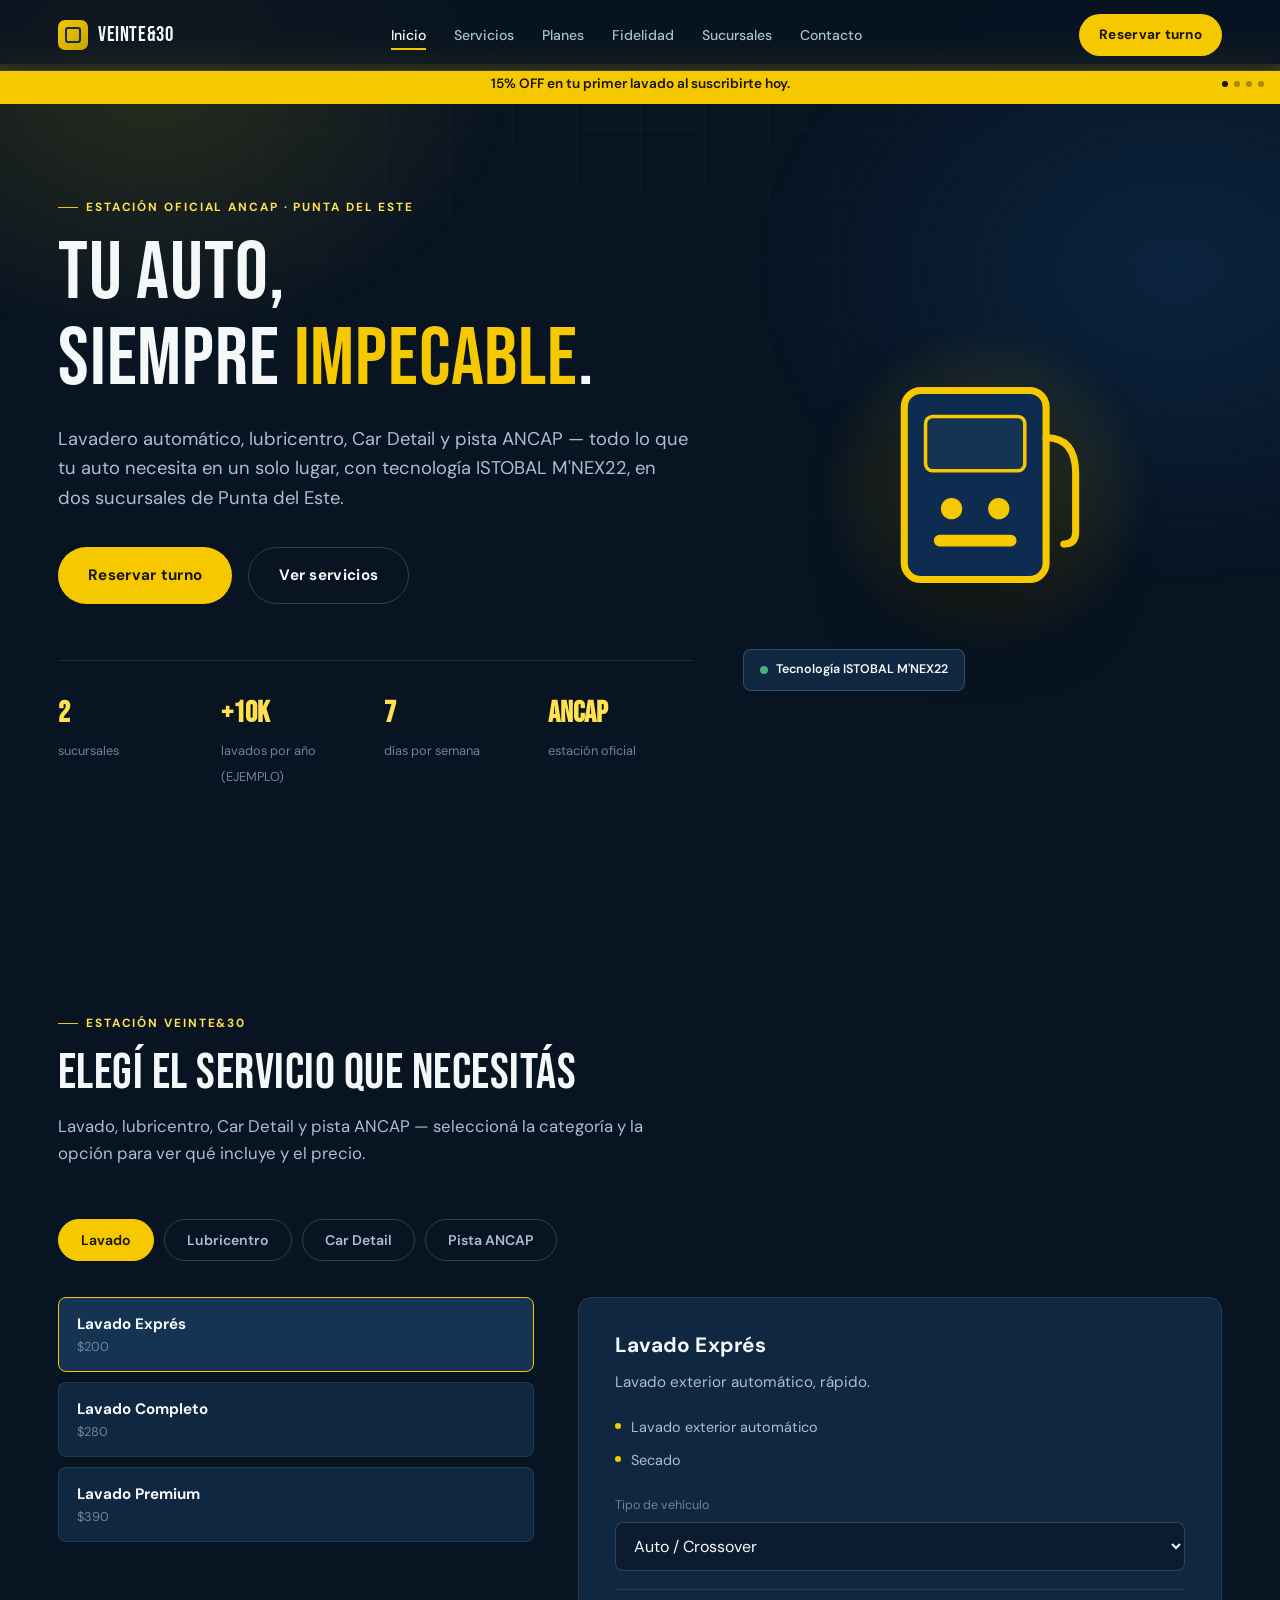
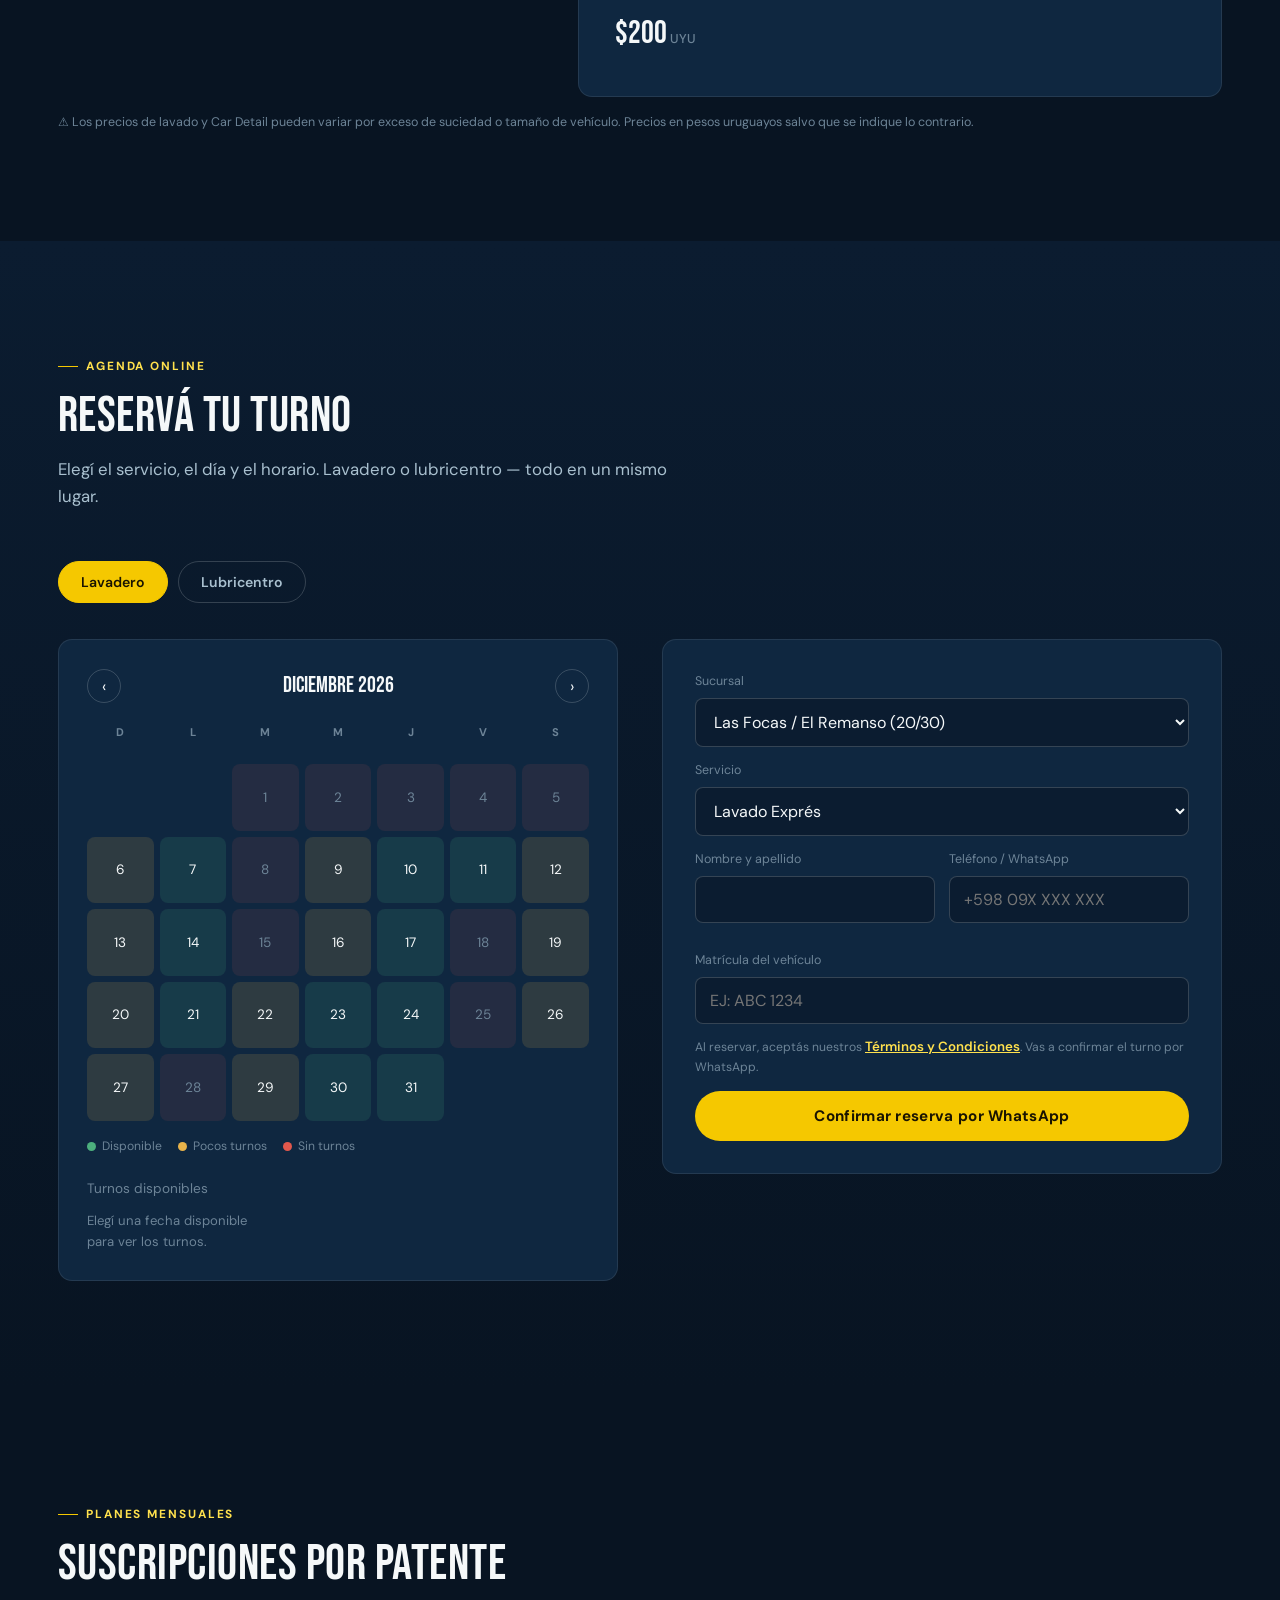
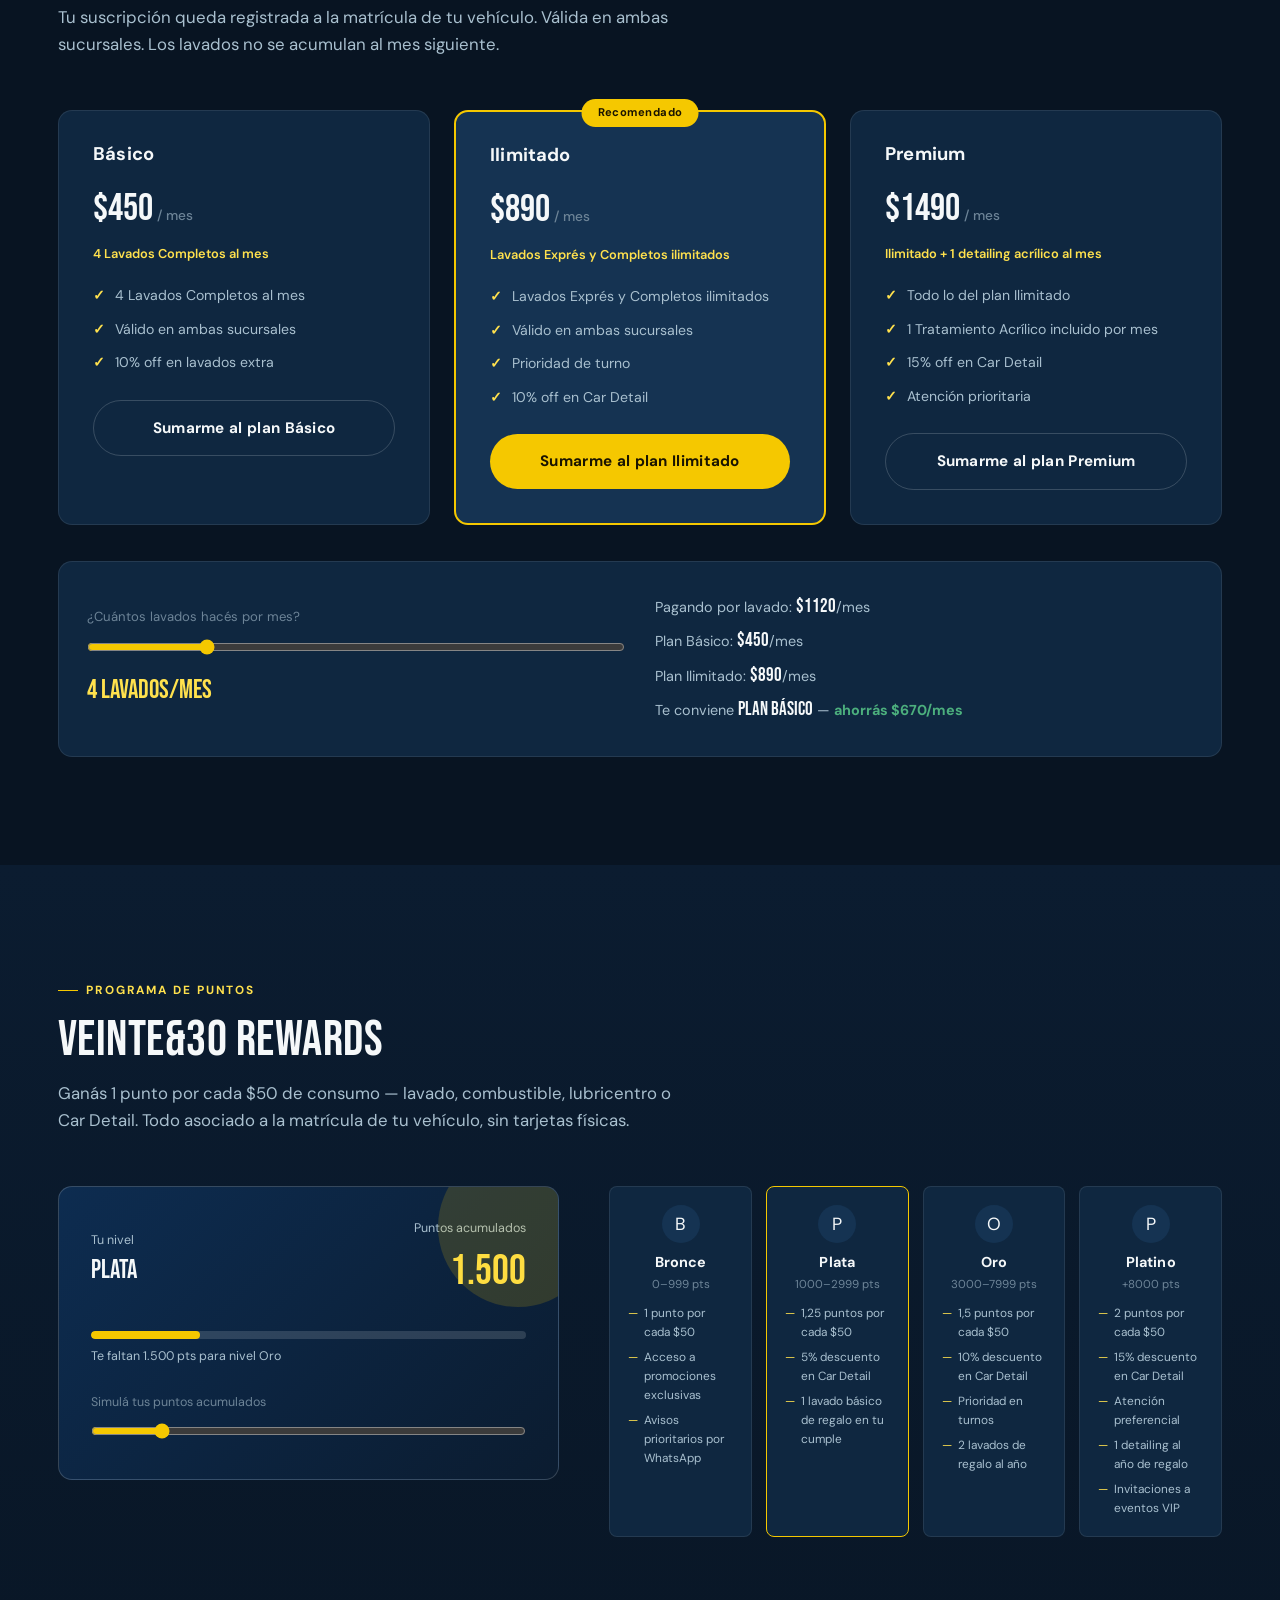
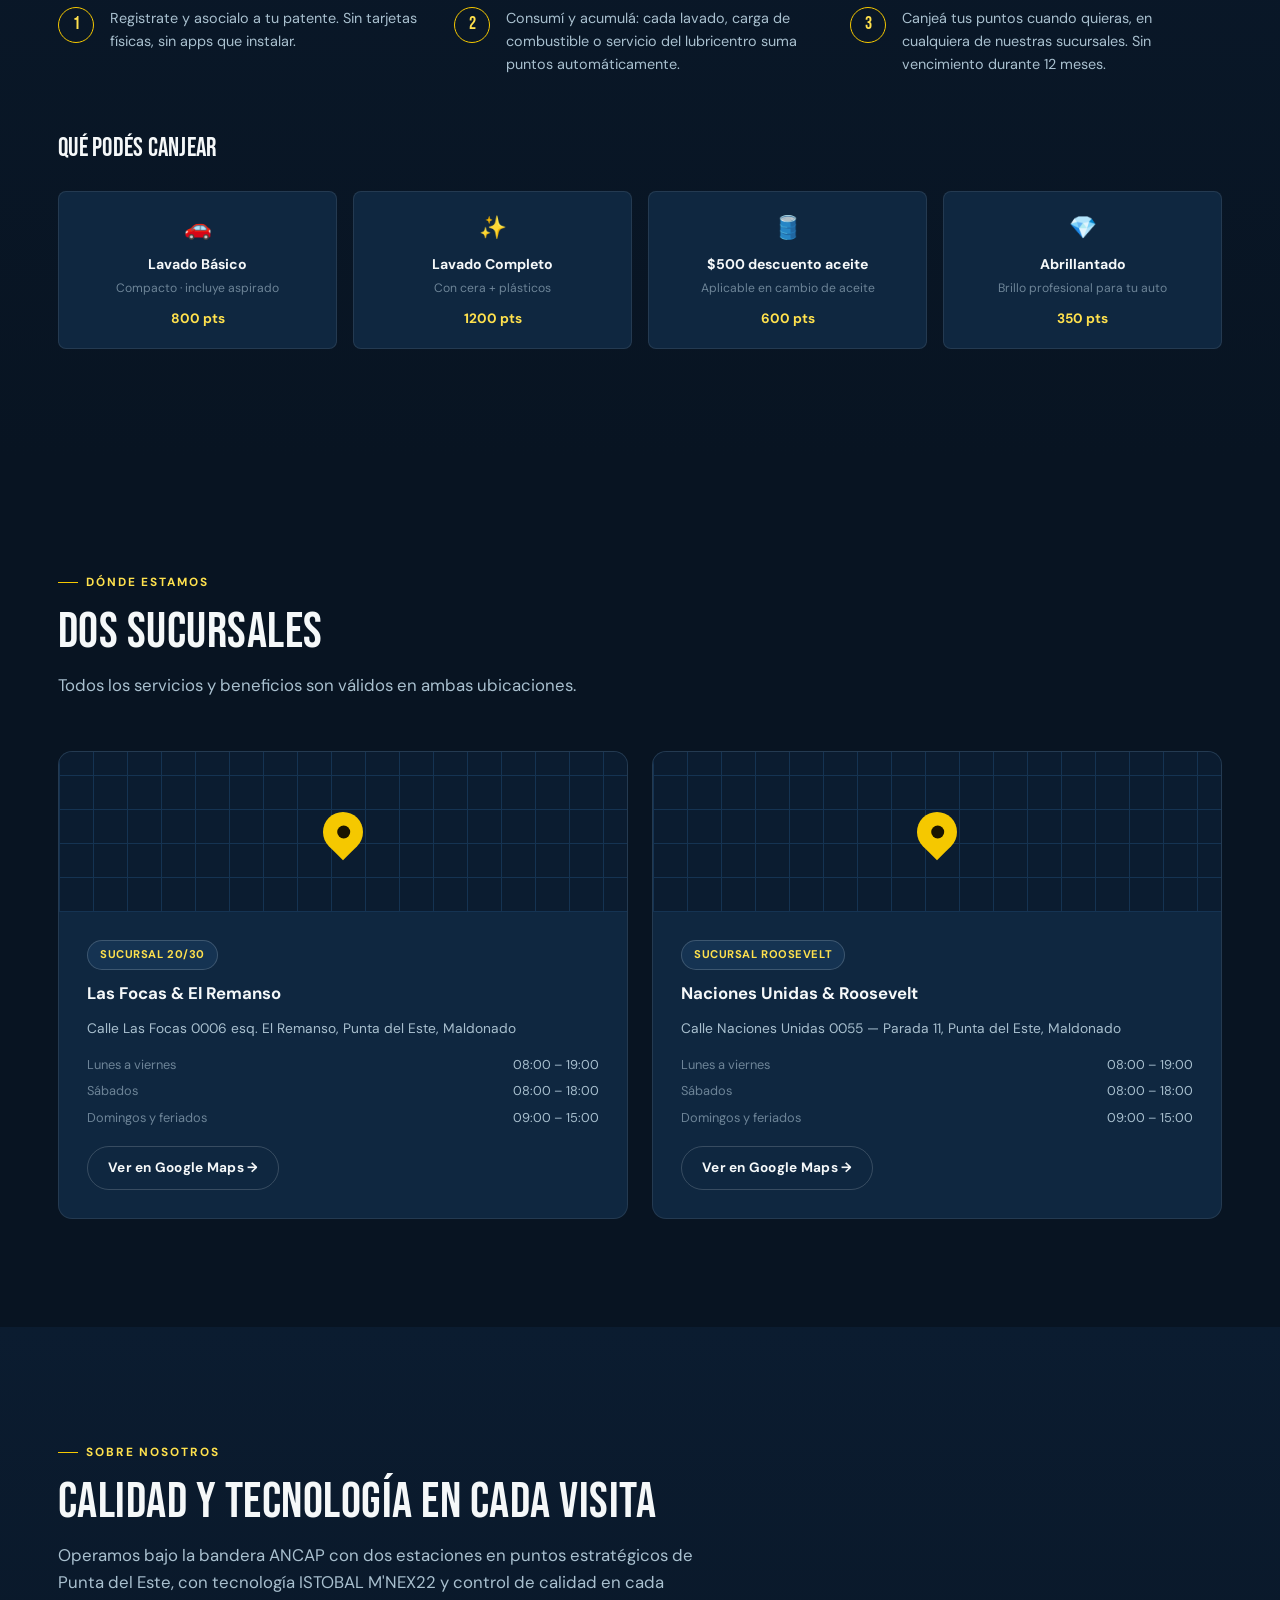
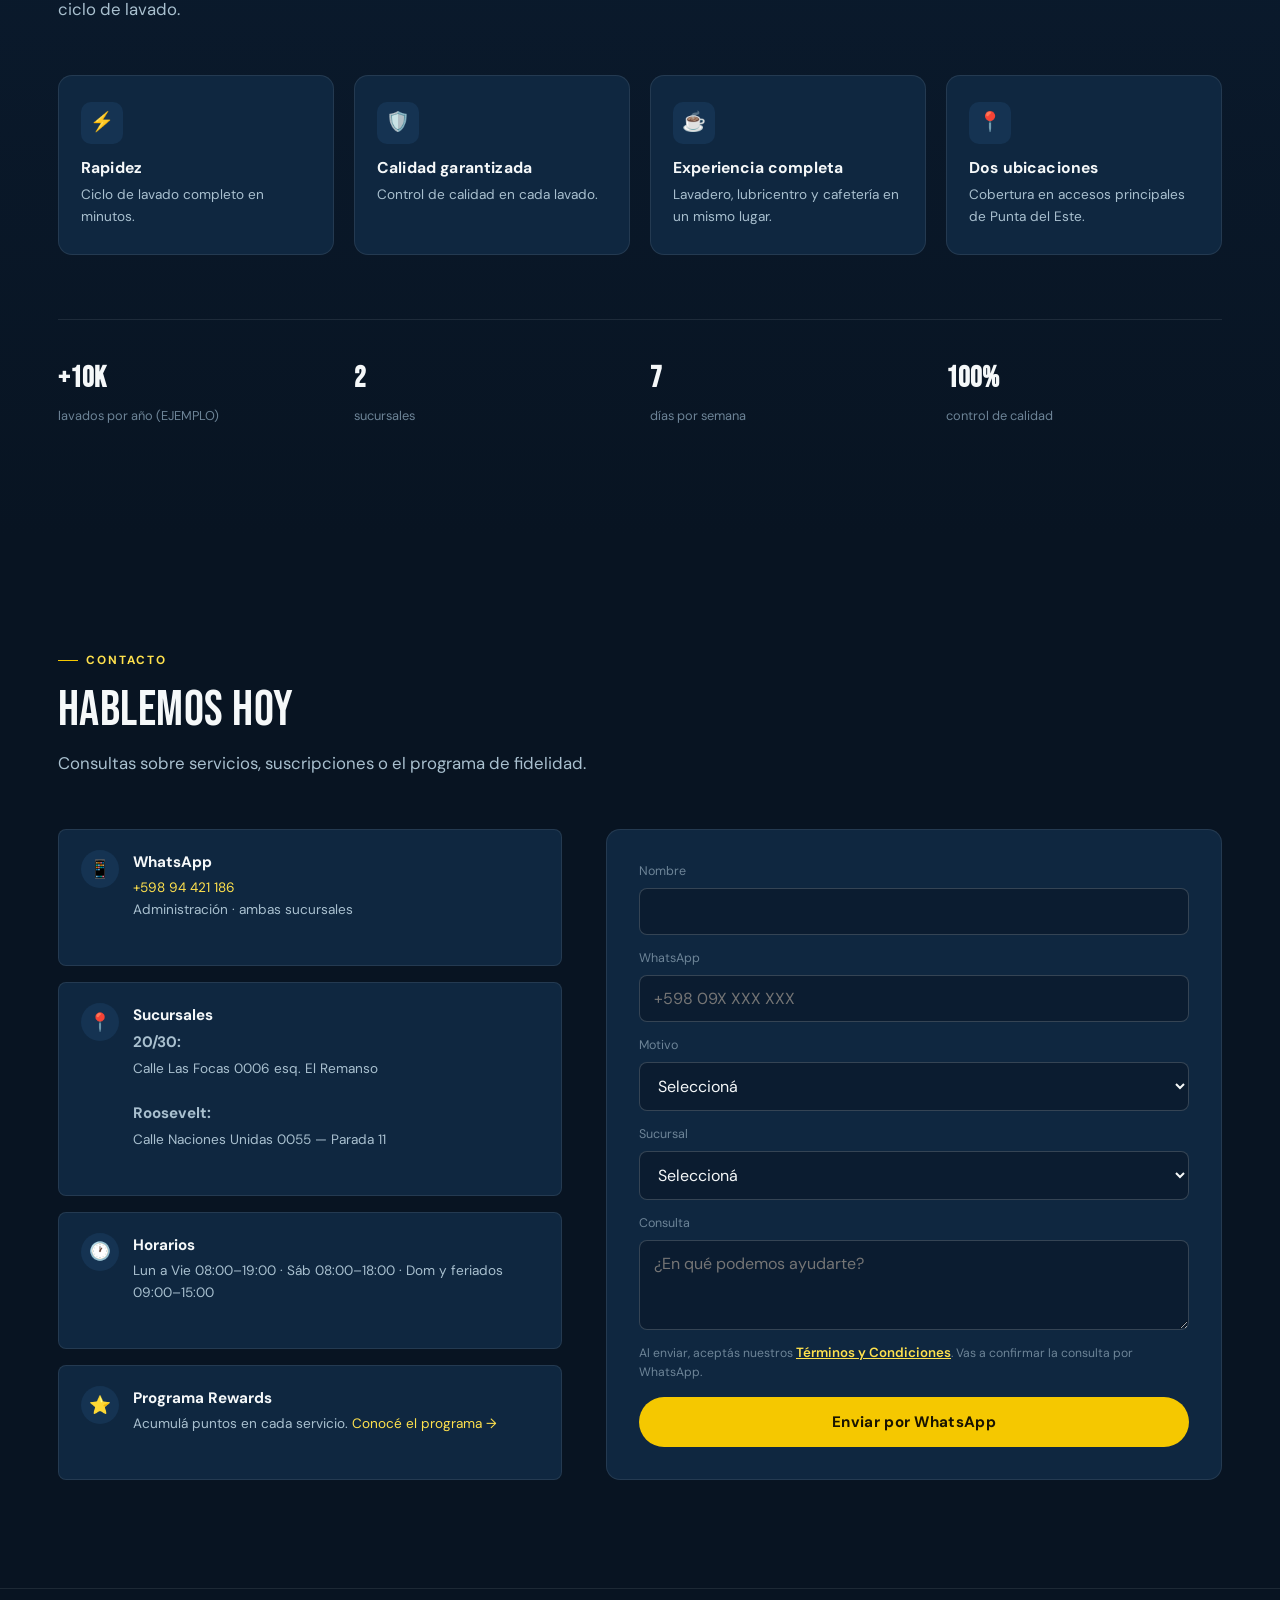
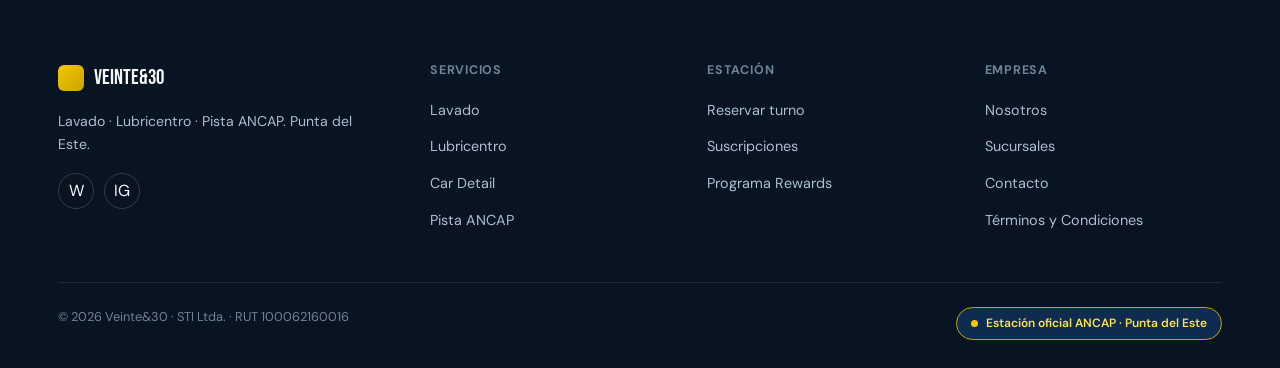
<file: index.html>
<!DOCTYPE html>
<html lang="es">
<head>
<meta charset="UTF-8">
<meta name="viewport" content="width=device-width, initial-scale=1.0">
<title>Veinte&30 · Estación ANCAP Punta del Este</title>
<meta name="description" content="Lavadero automático, lubricentro, Car Detail y pista ANCAP en dos sucursales de Punta del Este.">
<link rel="preconnect" href="https://fonts.googleapis.com">
<link rel="preconnect" href="https://fonts.gstatic.com" crossorigin>
<link href="https://fonts.googleapis.com/css2?family=Bebas+Neue&family=DM+Sans:ital,wght@0,400;0,500;0,600;0,700;1,400&display=swap" rel="stylesheet">
<link rel="stylesheet" href="styles.css">
</head>
<body>

<div class="grid-bg" aria-hidden="true"></div>

<!-- ============================ NAV ============================ -->
<nav class="nav" id="mainNav">
  <div class="nav-inner">
    <a href="#inicio" class="nav-logo"><span class="mark"></span>VEINTE&amp;30</a>
    <ul class="nav-links" id="navLinks">
      <li><a href="#inicio" class="nav-link active">Inicio</a></li>
      <li><a href="#servicios" class="nav-link">Servicios</a></li>
      <li><a href="#suscripciones" class="nav-link">Planes</a></li>
      <li><a href="#fidelidad" class="nav-link">Fidelidad</a></li>
      <li><a href="#sucursales" class="nav-link">Sucursales</a></li>
      <li><a href="#contacto" class="nav-link">Contacto</a></li>
    </ul>
    <div class="nav-cta">
      <a href="#reservas" class="btn btn-primary btn-sm">Reservar turno</a>
      <button type="button" class="nav-burger" id="navBurger" aria-label="Abrir menú"><span></span><span></span><span></span></button>
    </div>
  </div>
</nav>

<div class="promo-banner" id="promoBanner">
  <div class="promo-track" id="promoTrack"></div>
  <div class="promo-dots" id="promoDots"></div>
</div>

<!-- ============================ HERO ============================ -->
<header class="hero" id="inicio">
  <div class="container hero-inner">
    <div>
      <div class="eyebrow">Estación oficial ANCAP · Punta del Este</div>
      <h1>Tu auto,<br>siempre <em>impecable</em>.</h1>
      <p class="lead">Lavadero automático, lubricentro, Car Detail y pista ANCAP — todo lo que tu auto necesita en un solo lugar, con tecnología ISTOBAL M'NEX22, en dos sucursales de Punta del Este.</p>
      <div class="hero-actions">
        <a href="#reservas" class="btn btn-primary">Reservar turno</a>
        <a href="#servicios" class="btn btn-secondary">Ver servicios</a>
      </div>
      <div class="hero-stats" id="heroStats"></div>
    </div>
    <div class="hero-visual">
      <div class="glow"></div>
      <div class="pump-float">
        <svg viewBox="0 0 180 220" fill="none" xmlns="http://www.w3.org/2000/svg">
          <rect x="20" y="30" width="120" height="160" rx="14" fill="#0d2c50" stroke="#f5c800" stroke-width="6"/>
          <rect x="38" y="52" width="84" height="46" rx="6" fill="#153352" stroke="#f5c800" stroke-width="3"/>
          <circle cx="60" cy="130" r="9" fill="#f5c800"/>
          <circle cx="100" cy="130" r="9" fill="#f5c800"/>
          <rect x="45" y="152" width="70" height="10" rx="5" fill="#f5c800"/>
          <path d="M140 70 Q 165 70 165 100 L165 150 Q165 160 155 160" stroke="#f5c800" stroke-width="6" fill="none" stroke-linecap="round"/>
        </svg>
      </div>
      <div class="hero-badge-float"><span class="dot"></span> Tecnología ISTOBAL M'NEX22</div>
    </div>
  </div>
</header>

<main>
<!-- ============================ SERVICIOS ============================ -->
<section class="section" id="servicios">
  <div class="container">
    <div class="section-head reveal">
      <div class="eyebrow">Estación Veinte&30</div>
      <h2>Elegí el servicio que necesitás</h2>
      <p>Lavado, lubricentro, Car Detail y pista ANCAP — seleccioná la categoría y la opción para ver qué incluye y el precio.</p>
    </div>
    <div class="tabs" id="serviceTabs"></div>
    <div class="service-layout">
      <div class="line-picker" id="linePicker"></div>
      <div class="service-card card-frame" id="serviceCard"></div>
    </div>
    <p class="svc-note">⚠ Los precios de lavado y Car Detail pueden variar por exceso de suciedad o tamaño de vehículo. Precios en pesos uruguayos salvo que se indique lo contrario.</p>
  </div>
</section>

<!-- ============================ RESERVAS ============================ -->
<section class="section section-alt" id="reservas">
  <div class="container">
    <div class="section-head reveal">
      <div class="eyebrow">Agenda online</div>
      <h2>Reservá tu turno</h2>
      <p>Elegí el servicio, el día y el horario. Lavadero o lubricentro — todo en un mismo lugar.</p>
    </div>
    <div class="tabs" id="resTypeTabs"></div>

    <div class="lubri-info" id="lubriInfo" style="display:none">
      <div class="eyebrow" style="margin-bottom:8px">Servicios del lubricentro</div>
      <p>Cambios de aceite, filtros y servicios básicos. Reservá tu turno y evitá la espera.</p>
      <div class="lubri-grid" id="lubriGrid"></div>
    </div>

    <div class="booking-layout">
      <div class="calendar-box reveal">
        <div class="cal-head">
          <button type="button" class="cal-nav-btn" id="calPrev" aria-label="Mes anterior">‹</button>
          <div class="month-label" id="calMonthLabel"></div>
          <button type="button" class="cal-nav-btn" id="calNext" aria-label="Mes siguiente">›</button>
        </div>
        <div class="cal-grid" id="calDow"></div>
        <div class="cal-grid" id="calGrid"></div>
        <div class="cal-legend">
          <span><i class="leg-disponible"></i>Disponible</span>
          <span><i class="leg-limitada"></i>Pocos turnos</span>
          <span><i class="leg-sin-cupo"></i>Sin turnos</span>
        </div>
        <div class="slots-title">Turnos disponibles</div>
        <div class="slots-grid" id="slotsGrid"></div>
      </div>
      <form class="form-box reveal" id="resForm" novalidate>
        <div class="field" id="f-sucursal">
          <label for="r-sucursal">Sucursal</label>
          <select id="r-sucursal" name="sucursal">
            <option value="2030">Las Focas / El Remanso (20/30)</option>
            <option value="roos">Naciones Unidas / Roosevelt</option>
          </select>
        </div>
        <div class="field" id="f-servicio">
          <label id="lblServicio" for="r-servicio">Servicio</label>
          <select id="r-servicio" name="servicio"></select>
        </div>
        <div class="form-row">
          <div class="field" id="f-nombre">
            <label for="r-nombre">Nombre y apellido</label>
            <input type="text" id="r-nombre" name="nombre">
            <span class="error-msg">Ingresá tu nombre completo.</span>
          </div>
          <div class="field" id="f-telefono">
            <label for="r-telefono">Teléfono / WhatsApp</label>
            <input type="tel" id="r-telefono" name="telefono" placeholder="+598 09X XXX XXX">
            <span class="error-msg">Ingresá un teléfono válido.</span>
          </div>
        </div>
        <div class="field" id="f-patente">
          <label for="r-patente">Matrícula del vehículo</label>
          <input type="text" id="r-patente" name="patente" placeholder="Ej: ABC 1234" style="text-transform:uppercase">
          <span class="error-msg">Ingresá la matrícula del vehículo.</span>
        </div>
        <div class="field" id="f-vehiculo" style="display:none">
          <label for="r-vehiculo">Marca / modelo (para lubricentro)</label>
          <input type="text" id="r-vehiculo" name="vehiculo" placeholder="Ej: Honda HR-V">
        </div>
        <p class="tyc-note">Al reservar, aceptás nuestros <button type="button" id="openTyc1">Términos y Condiciones</button>. Vas a confirmar el turno por WhatsApp.</p>
        <button type="submit" class="btn btn-primary btn-block">Confirmar reserva por WhatsApp</button>
        <a href="#" id="waFallbackRes" target="_blank" rel="noopener" class="btn btn-secondary btn-block" style="display:none;margin-top:10px">Si no se abrió, tocá acá para ir a WhatsApp</a>
      </form>
    </div>
  </div>
</section>

<!-- ============================ SUSCRIPCIONES ============================ -->
<section class="section" id="suscripciones">
  <div class="container">
    <div class="section-head reveal">
      <div class="eyebrow">Planes mensuales</div>
      <h2>Suscripciones por patente</h2>
      <p>Tu suscripción queda registrada a la matrícula de tu vehículo. Válida en ambas sucursales. Los lavados no se acumulan al mes siguiente.</p>
    </div>
    <div class="plans-grid" id="plansGrid"></div>
    <div class="calc-box reveal">
      <div>
        <label for="washRange">¿Cuántos lavados hacés por mes?</label>
        <input type="range" id="washRange" min="1" max="15" value="4" step="1">
        <div class="calc-value" id="washValue">4 lavados/mes</div>
      </div>
      <div class="calc-result" id="calcResult"></div>
    </div>
  </div>
</section>

<!-- ============================ FIDELIDAD ============================ -->
<section class="section section-alt" id="fidelidad">
  <div class="container">
    <div class="section-head reveal">
      <div class="eyebrow">Programa de puntos</div>
      <h2>Veinte&30 Rewards</h2>
      <p>Ganás 1 punto por cada $50 de consumo — lavado, combustible, lubricentro o Car Detail. Todo asociado a la matrícula de tu vehículo, sin tarjetas físicas.</p>
    </div>
    <div class="loyalty-layout">
      <div class="points-card reveal">
        <div class="pc-top">
          <div>
            <div style="font-size:.78rem;color:var(--text-dim);position:relative">Tu nivel</div>
            <div class="pc-level" id="pcLevel">Plata</div>
          </div>
          <div style="text-align:right">
            <div style="font-size:.78rem;color:var(--text-dim);position:relative">Puntos acumulados</div>
            <div class="pc-points" id="pcPoints">0</div>
          </div>
        </div>
        <div class="progress-track"><div class="progress-fill" id="pcProgress" style="width:0%"></div></div>
        <div class="progress-label" id="pcProgressLabel"></div>
        <div class="sim-slider">
          <label for="simRange">Simulá tus puntos acumulados</label>
          <input type="range" id="simRange" min="0" max="10000" value="1500" step="100">
        </div>
      </div>
      <div class="tiers-grid" id="tiersGrid"></div>
    </div>
    <div class="steps-row" id="stepsRow"></div>
    <div class="section-head reveal" style="margin-bottom:28px">
      <h3 style="font-family:var(--font-display);font-size:1.6rem">Qué podés canjear</h3>
    </div>
    <div class="redeem-grid" id="redeemGrid"></div>
  </div>
</section>

<!-- ============================ SUCURSALES ============================ -->
<section class="section" id="sucursales">
  <div class="container">
    <div class="section-head reveal">
      <div class="eyebrow">Dónde estamos</div>
      <h2>Dos sucursales</h2>
      <p>Todos los servicios y beneficios son válidos en ambas ubicaciones.</p>
    </div>
    <div class="loc-grid reveal" id="locGrid"></div>
  </div>
</section>

<!-- ============================ NOSOTROS ============================ -->
<section class="section section-alt" id="nosotros">
  <div class="container">
    <div class="section-head reveal">
      <div class="eyebrow">Sobre nosotros</div>
      <h2>Calidad y tecnología en cada visita</h2>
      <p>Operamos bajo la bandera ANCAP con dos estaciones en puntos estratégicos de Punta del Este, con tecnología ISTOBAL M'NEX22 y control de calidad en cada ciclo de lavado.</p>
    </div>
    <div class="pillars-grid" id="pillarsGrid"></div>
    <div class="about-stats" id="aboutStats"></div>
  </div>
</section>

<!-- ============================ CONTACTO ============================ -->
<section class="section" id="contacto">
  <div class="container">
    <div class="section-head reveal">
      <div class="eyebrow">Contacto</div>
      <h2>Hablemos hoy</h2>
      <p>Consultas sobre servicios, suscripciones o el programa de fidelidad.</p>
    </div>
    <div class="contact-layout">
      <div class="contact-cards reveal" id="contactCards"></div>
      <form class="form-box reveal" id="contactForm" novalidate>
        <div class="field" id="cf-nombre">
          <label for="c-nombre">Nombre</label>
          <input type="text" id="c-nombre" name="nombre">
          <span class="error-msg">Ingresá tu nombre.</span>
        </div>
        <div class="field" id="cf-telefono">
          <label for="c-telefono">WhatsApp</label>
          <input type="tel" id="c-telefono" name="telefono" placeholder="+598 09X XXX XXX">
          <span class="error-msg">Ingresá un teléfono válido.</span>
        </div>
        <div class="field" id="cf-motivo">
          <label for="c-motivo">Motivo</label>
          <select id="c-motivo" name="motivo">
            <option value="">Seleccioná</option>
            <option>Reservas / turnos</option>
            <option>Suscripciones</option>
            <option>Programa de fidelidad</option>
            <option>Lubricentro</option>
            <option>Otro</option>
          </select>
          <span class="error-msg">Seleccioná un motivo.</span>
        </div>
        <div class="field" id="cf-sucursal">
          <label for="c-sucursal">Sucursal</label>
          <select id="c-sucursal" name="sucursal">
            <option value="">Seleccioná</option>
            <option>Las Focas / El Remanso (20/30)</option>
            <option>Naciones Unidas / Roosevelt</option>
            <option>Ambas</option>
          </select>
        </div>
        <div class="field" id="cf-mensaje">
          <label for="c-mensaje">Consulta</label>
          <textarea id="c-mensaje" name="mensaje" placeholder="¿En qué podemos ayudarte?"></textarea>
          <span class="error-msg">Contanos brevemente tu consulta.</span>
        </div>
        <p class="tyc-note">Al enviar, aceptás nuestros <button type="button" id="openTyc2">Términos y Condiciones</button>. Vas a confirmar la consulta por WhatsApp.</p>
        <button type="submit" class="btn btn-primary btn-block">Enviar por WhatsApp</button>
        <a href="#" id="waFallbackContact" target="_blank" rel="noopener" class="btn btn-secondary btn-block" style="display:none;margin-top:10px">Si no se abrió, tocá acá para ir a WhatsApp</a>
      </form>
    </div>
  </div>
</section>
</main>

<!-- ============================ FOOTER ============================ -->
<footer>
  <div class="container">
    <div class="footer-grid">
      <div>
        <a href="#inicio" class="footer-logo"><span class="mark"></span>VEINTE&amp;30</a>
        <p class="tag">Lavado · Lubricentro · Pista ANCAP. Punta del Este.</p>
        <div class="footer-social">
          <a href="https://wa.me/59894421186" target="_blank" rel="noopener" aria-label="WhatsApp">W</a>
          <a href="#" aria-label="Instagram">IG</a>
        </div>
      </div>
      <div class="footer-col">
        <h5>Servicios</h5>
        <ul>
          <li><a href="#servicios">Lavado</a></li>
          <li><a href="#servicios">Lubricentro</a></li>
          <li><a href="#servicios">Car Detail</a></li>
          <li><a href="#servicios">Pista ANCAP</a></li>
        </ul>
      </div>
      <div class="footer-col">
        <h5>Estación</h5>
        <ul>
          <li><a href="#reservas">Reservar turno</a></li>
          <li><a href="#suscripciones">Suscripciones</a></li>
          <li><a href="#fidelidad">Programa Rewards</a></li>
        </ul>
      </div>
      <div class="footer-col">
        <h5>Empresa</h5>
        <ul>
          <li><a href="#nosotros">Nosotros</a></li>
          <li><a href="#sucursales">Sucursales</a></li>
          <li><a href="#contacto">Contacto</a></li>
          <li><button type="button" id="openTyc3" style="font-size:.9rem;color:var(--text-dim)">Términos y Condiciones</button></li>
        </ul>
      </div>
    </div>
    <div class="footer-bottom">
      <span>© <span id="year"></span> Veinte&amp;30 · STI Ltda. · RUT 100062160016</span>
      <span class="ancap-tag"><span class="dot"></span>Estación oficial ANCAP · Punta del Este</span>
    </div>
  </div>
</footer>

<!-- ============================ MODAL T&C ============================ -->
<div class="modal-overlay" id="tycModal">
  <div class="modal-box">
    <div class="modal-head">
      <h3>Términos y condiciones</h3>
      <button type="button" class="modal-close" id="closeTyc" aria-label="Cerrar">✕</button>
    </div>
    <div class="modal-body">
      <h4>1. Servicio de reservas</h4>
      <p>El sistema de reservas de Veinte&30 permite agendar turnos de lavado y lubricentro con anticipación.</p>
      <ul>
        <li>La reserva se considera confirmada al recibir confirmación por WhatsApp.</li>
        <li>Los turnos tienen tolerancia de 15 minutos.</li>
        <li>La disponibilidad puede verse afectada por condiciones climáticas o problemas técnicos.</li>
      </ul>
      <h4>2. Cancelaciones</h4>
      <ul>
        <li>Cancelación gratuita con más de 2 horas de anticipación.</li>
        <li>3 no shows consecutivos suspenden el sistema online por 30 días.</li>
      </ul>
      <h4>3. Suscripciones</h4>
      <ul>
        <li>Registradas a la matrícula de un único vehículo. No transferibles.</li>
        <li>Los lavados no se acumulan al mes siguiente.</li>
        <li>Válidas en ambas sucursales.</li>
      </ul>
      <h4>4. Programa de fidelidad</h4>
      <ul>
        <li>Puntos asociados a la matrícula del vehículo.</li>
        <li>1 punto por cada $50 de consumo en el nivel Bronce; multiplicadores según nivel.</li>
        <li>Los puntos no caducan durante 12 meses desde la última actividad.</li>
        <li>Veinte&30 se reserva el derecho de modificar el programa con 30 días de aviso.</li>
        <li>Canjes sujetos a disponibilidad, no reembolsables en efectivo.</li>
      </ul>
      <h4>5. Lubricentro</h4>
      <ul>
        <li>Los precios pueden variar según marca y tipo de aceite o filtro elegido.</li>
        <li>Duraciones estimadas; pueden variar según condiciones del vehículo.</li>
        <li>Se recomienda llegar 10 minutos antes del turno reservado.</li>
      </ul>
      <h4>6. Calidad y responsabilidades</h4>
      <ul>
        <li>Control de calidad en cada servicio antes de entregar el vehículo.</li>
        <li>Inconformidades deben comunicarse al momento de la entrega.</li>
        <li>No nos responsabilizamos por objetos de valor dejados en el vehículo.</li>
      </ul>
      <h4>7. Datos personales</h4>
      <p>Los datos recopilados se usan exclusivamente para la gestión del servicio, conforme a la Ley 18.331 de Uruguay.</p>
      <p style="margin-top:16px;color:var(--text-faint);font-size:.8rem">Este texto es un modelo general de referencia y no reemplaza el asesoramiento de un abogado antes de publicarlo.</p>
    </div>
  </div>
</div>

<div class="toast-container" id="toastContainer"></div>

<script src="script.js"></script>
</body>
</html>
</file>
<file: styles.css>
/* ==========================================================================
   TOKENS DE DISEÑO — colores reales de marca ANCAP (azul marino + amarillo).
   Editá acá para cambiar colores/tipografías de toda la web.
   ========================================================================== */
:root{
  --bg:#081422;
  --bg-alt:#0b1c30;
  --surface:#0f2740;
  --surface-2:#153352;
  --line:rgba(245,248,249,.09);
  --line-strong:rgba(245,248,249,.18);
  --navy:#0d2c50;
  --navy-light:#1c4d82;
  --yellow:#f5c800;
  --yellow-light:#ffe14d;
  --yellow-dark:#c9a300;
  --text:#f5f8f9;
  --text-dim:#a9c0cf;
  --text-faint:#6d8497;
  --success:#4caf7d;
  --warning:#e8b34a;
  --danger:#e2584c;
  --font-display:'Bebas Neue',sans-serif;
  --font-body:'DM Sans',sans-serif;
  --radius:14px;
  --radius-sm:8px;
  --container:1220px;
}
*,*::before,*::after{box-sizing:border-box;margin:0;padding:0}
html{scroll-behavior:smooth}
body{
  font-family:var(--font-body);
  background:var(--bg);
  color:var(--text);
  line-height:1.6;
  overflow-x:hidden;
  -webkit-font-smoothing:antialiased;
}
img{max-width:100%;display:block}
a{color:inherit;text-decoration:none}
ul{list-style:none}
button{font-family:inherit;cursor:pointer;border:none;background:none;color:inherit}
input,select,textarea{font-family:inherit;font-size:1rem;color:var(--text)}
h1,h2,h3,h4{font-family:var(--font-display);font-weight:400;letter-spacing:.01em;line-height:1.05}
::selection{background:var(--yellow);color:var(--bg)}
:focus-visible{outline:2px solid var(--yellow-light);outline-offset:3px}

.grid-bg{
  position:fixed;inset:0;z-index:0;pointer-events:none;
  background-image:
    linear-gradient(var(--line) 1px,transparent 1px),
    linear-gradient(90deg,var(--line) 1px,transparent 1px);
  background-size:64px 64px;
  opacity:.35;
  mask-image:radial-gradient(circle at 50% 0%,black,transparent 85%);
}

.container{max-width:var(--container);margin:0 auto;padding:0 28px}
.section{position:relative;z-index:1;padding:108px 0}
.section-alt{background:linear-gradient(180deg,var(--bg-alt),var(--bg))}
.section-head{max-width:640px;margin-bottom:52px}
.section-head.center{margin-left:auto;margin-right:auto;text-align:center}
.eyebrow{
  display:inline-flex;align-items:center;gap:8px;
  font-size:.74rem;font-weight:700;letter-spacing:.16em;text-transform:uppercase;
  color:var(--yellow-light);margin-bottom:14px;
}
.eyebrow::before{content:'';width:20px;height:1px;background:var(--yellow)}
.section-head h2{font-size:clamp(2.1rem,4vw,3.1rem);margin-bottom:14px}
.section-head p{color:var(--text-dim);font-size:1.05rem;max-width:56ch}
.section-head.center p{margin:0 auto}

.btn{
  display:inline-flex;align-items:center;justify-content:center;gap:8px;
  padding:15px 30px;border-radius:999px;font-weight:700;font-size:.95rem;
  letter-spacing:.02em;transition:transform .2s ease,background .2s ease,border-color .2s ease,color .2s ease;
  white-space:nowrap;
}
.btn:active{transform:scale(.97)}
.btn-primary{background:var(--yellow);color:#1a1400}
.btn-primary:hover{background:var(--yellow-light)}
.btn-secondary{border:1px solid var(--line-strong);color:var(--text);background:transparent}
.btn-secondary:hover{border-color:var(--yellow);color:var(--yellow-light)}
.btn-block{width:100%}
.btn-sm{padding:10px 20px;font-size:.85rem}

.badge{
  display:inline-block;font-size:.7rem;font-weight:700;letter-spacing:.05em;text-transform:uppercase;
  padding:5px 12px;border-radius:999px;background:var(--surface-2);color:var(--yellow-light);
  border:1px solid var(--line-strong);
}
.badge.badge-alt{background:var(--yellow);color:#1a1400;border-color:transparent}
.badge.ancap-badge{background:var(--navy);color:var(--yellow-light);border:1px solid var(--yellow-dark)}

/* signature: gota/surtidor — marca de esquina en las tarjetas, aparece en hover */
.card-frame{position:relative}
.card-frame::before,.card-frame::after{
  content:'';position:absolute;width:16px;height:16px;
  border:2px solid var(--yellow);opacity:0;transition:opacity .25s ease,transform .25s ease;
  transform:scale(.85);
}
.card-frame::before{top:-1px;left:-1px;border-right:none;border-bottom:none}
.card-frame::after{bottom:-1px;right:-1px;border-left:none;border-top:none}
.card-frame:hover::before,.card-frame:hover::after{opacity:1;transform:scale(1)}

.reveal{opacity:0;transform:translateY(28px);transition:opacity .7s ease,transform .7s ease}
.reveal.is-visible{opacity:1;transform:translateY(0)}

/* ============================ NAV ============================ */
.nav{
  position:fixed;top:0;left:0;right:0;z-index:100;
  background:rgba(8,20,34,.78);backdrop-filter:blur(14px);
  border-bottom:1px solid var(--line);
}
.nav-inner{display:flex;align-items:center;justify-content:space-between;padding:14px 28px;max-width:var(--container);margin:0 auto}
.nav-logo{display:flex;align-items:center;gap:10px;font-family:var(--font-display);font-size:1.3rem;letter-spacing:.03em}
.nav-logo .mark{width:30px;height:30px;border-radius:7px;background:linear-gradient(135deg,var(--yellow),var(--yellow-dark));position:relative;flex:0 0 auto}
.nav-logo .mark::after{content:'';position:absolute;inset:7px;border:2px solid var(--navy);border-radius:3px}
.nav-links{display:flex;align-items:center;gap:28px;flex-wrap:wrap}
.nav-links a{font-size:.88rem;font-weight:500;color:var(--text-dim);transition:color .2s ease;position:relative}
.nav-links a:hover,.nav-links a.active{color:var(--text)}
.nav-links a.active::after{content:'';position:absolute;left:0;right:0;bottom:-6px;height:2px;background:var(--yellow)}
.nav-cta{display:flex;align-items:center;gap:18px}
.nav-burger{display:none;flex-direction:column;gap:5px;width:26px;padding:6px}
.nav-burger span{display:block;height:2px;background:var(--text);border-radius:2px;transition:transform .25s ease,opacity .25s ease}
.nav-burger.open span:nth-child(1){transform:translateY(7px) rotate(45deg)}
.nav-burger.open span:nth-child(2){opacity:0}
.nav-burger.open span:nth-child(3){transform:translateY(-7px) rotate(-45deg)}

@media(max-width:960px){
  .nav-links{
    position:fixed;top:0;right:0;height:100vh;width:min(80vw,320px);
    background:var(--bg-alt);border-left:1px solid var(--line);
    flex-direction:column;align-items:flex-start;justify-content:center;gap:22px;padding:40px;
    transform:translateX(100%);transition:transform .3s ease;overflow-y:auto;
  }
  .nav-links.open{transform:translateX(0)}
  .nav-burger{display:flex}
  .nav-cta .btn-primary{display:none}
}

/* ========================= PROMO BANNER ========================= */
.promo-banner{
  position:fixed;top:64px;left:0;right:0;z-index:90;
  background:var(--yellow);color:#1a1400;overflow:hidden;
  height:0;transition:height .3s ease;
}
.promo-banner.ready{height:40px}
.promo-track{position:relative;height:100%}
.promo-slide{
  position:absolute;inset:0;display:flex;align-items:center;justify-content:center;gap:10px;
  padding:0 50px;font-size:.85rem;font-weight:600;text-align:center;
  white-space:nowrap;overflow:hidden;text-overflow:ellipsis;
  opacity:0;transition:opacity .5s ease;
}
.promo-slide.active{opacity:1}
.promo-dots{position:absolute;right:16px;top:0;bottom:0;display:flex;align-items:center;gap:6px}
.promo-dots button{width:6px;height:6px;border-radius:50%;background:rgba(26,20,0,.35)}
.promo-dots button.active{background:#1a1400}

@media(max-width:600px){
  .promo-slide{padding:0 34px;font-size:.72rem;gap:6px}
  .promo-dots{right:8px}
}

/* ============================ HERO ============================ */
.hero{
  position:relative;z-index:1;padding:190px 0 110px;overflow:hidden;
  background:
    radial-gradient(600px 460px at 12% 8%,rgba(245,200,0,.14),transparent 60%),
    radial-gradient(700px 520px at 92% 30%,rgba(13,44,80,.65),transparent 60%);
}
.hero-inner{display:grid;grid-template-columns:1.15fr .85fr;gap:60px;align-items:center}
.hero h1{font-size:clamp(3rem,6.4vw,5.4rem);margin-bottom:22px}
.hero h1 em{font-style:normal;color:var(--yellow)}
.hero p.lead{font-size:1.15rem;color:var(--text-dim);max-width:52ch;margin-bottom:34px}
.hero-actions{display:flex;flex-wrap:wrap;gap:16px;margin-bottom:56px}
.hero-stats{display:grid;grid-template-columns:repeat(4,1fr);gap:18px;border-top:1px solid var(--line);padding-top:28px}
.hero-stats .stat b{display:block;font-family:var(--font-display);font-size:1.9rem;color:var(--yellow-light)}
.hero-stats .stat span{font-size:.8rem;color:var(--text-faint)}

.hero-visual{position:relative;height:420px;display:flex;align-items:center;justify-content:center}
.hero-visual .glow{position:absolute;width:340px;height:340px;border-radius:50%;background:radial-gradient(circle,rgba(245,200,0,.22),transparent 70%);filter:blur(6px)}
.pump-float{position:relative;animation:float 6s ease-in-out infinite}
@keyframes float{0%,100%{transform:translateY(0) rotate(-1.5deg)}50%{transform:translateY(-20px) rotate(1.5deg)}}
.pump-float svg{width:230px;height:260px;filter:drop-shadow(0 30px 40px rgba(0,0,0,.45))}
.hero-badge-float{
  position:absolute;bottom:8px;left:-10px;background:var(--surface);border:1px solid var(--line-strong);
  border-radius:var(--radius-sm);padding:10px 16px;font-size:.78rem;font-weight:600;
  display:flex;align-items:center;gap:8px;animation:float 6s ease-in-out infinite;animation-delay:.4s;
}
.hero-badge-float .dot{width:8px;height:8px;border-radius:50%;background:var(--success)}

@media(max-width:900px){
  .hero-inner{grid-template-columns:1fr}
  .hero-stats{grid-template-columns:repeat(2,1fr)}
  .hero-visual{height:260px;order:-1}
}

/* ========================= TABS (genérico) ========================= */
.tabs{display:flex;flex-wrap:wrap;gap:10px;margin-bottom:36px}
.tab-btn{
  padding:11px 22px;border-radius:999px;border:1px solid var(--line-strong);
  font-size:.88rem;font-weight:600;color:var(--text-dim);transition:all .2s ease;
}
.tab-btn:hover{color:var(--text)}
.tab-btn.active{background:var(--yellow);border-color:var(--yellow);color:#1a1400}

/* ========================= SERVICIOS (categorías + línea + card) ========================= */
.service-layout{display:grid;grid-template-columns:.85fr 1.15fr;gap:44px;align-items:start}
.line-picker{display:flex;flex-direction:column;gap:10px}
.line-option{
  text-align:left;padding:16px 18px;border-radius:var(--radius-sm);border:1px solid var(--line);
  background:var(--surface);transition:border-color .2s ease,background .2s ease;
}
.line-option:hover{border-color:var(--line-strong)}
.line-option.active{border-color:var(--yellow);background:var(--surface-2)}
.line-option .name{font-weight:700;font-size:.95rem;margin-bottom:4px}
.line-option .price-mini{font-size:.8rem;color:var(--text-faint)}

.service-card{background:var(--surface);border:1px solid var(--line);border-radius:var(--radius);padding:36px}
.service-card .top{display:flex;justify-content:space-between;align-items:flex-start;gap:16px;margin-bottom:14px}
.service-card h3{font-family:var(--font-body);font-weight:700;font-size:1.3rem}
.service-card .desc{color:var(--text-dim);margin-bottom:22px;font-size:.95rem}
.service-card ul{display:grid;gap:10px;margin-bottom:24px}
.service-card ul li{display:flex;gap:10px;align-items:flex-start;font-size:.9rem;color:var(--text-dim)}
.service-card ul li::before{content:'';flex:0 0 6px;width:6px;height:6px;border-radius:50%;background:var(--yellow);margin-top:7px}
.svc-price{font-family:var(--font-display);font-size:2rem;border-top:1px solid var(--line);padding-top:18px}
.svc-price span{font-family:var(--font-body);font-size:.8rem;color:var(--text-faint);font-weight:500}
.svc-note{margin-top:16px;font-size:.78rem;color:var(--text-faint)}

@media(max-width:900px){.service-layout{grid-template-columns:1fr}}

/* ========================= RESERVAS ========================= */
.res-toggle{display:flex;gap:10px;margin-bottom:30px}
.lubri-info{background:var(--surface);border:1px solid var(--line);border-radius:var(--radius);padding:26px;margin-bottom:30px}
.lubri-info p{font-size:.88rem;color:var(--text-dim);margin-bottom:16px}
.lubri-grid{display:grid;grid-template-columns:repeat(3,1fr);gap:12px}
.lubri-item{background:var(--surface-2);border:1px solid var(--line);border-radius:var(--radius-sm);padding:14px 16px}
.lubri-item .ln{font-weight:700;font-size:.88rem;margin-bottom:4px}
.lubri-item .ld{font-size:.76rem;color:var(--text-faint);margin-bottom:6px}
.lubri-item .lp{font-size:.85rem;color:var(--yellow-light);font-weight:700}

.booking-layout{display:grid;grid-template-columns:1fr 1fr;gap:44px;align-items:start}
.calendar-box{background:var(--surface);border:1px solid var(--line);border-radius:var(--radius);padding:28px;transition:box-shadow .3s ease,border-color .3s ease}
.calendar-box.attention{border-color:var(--danger);box-shadow:0 0 0 3px rgba(226,88,76,.18)}
.cal-head{display:flex;align-items:center;justify-content:space-between;margin-bottom:20px}
.cal-head .month-label{font-family:var(--font-display);font-size:1.4rem}
.cal-nav-btn{width:34px;height:34px;border-radius:50%;border:1px solid var(--line-strong);display:flex;align-items:center;justify-content:center;font-size:1rem}
.cal-nav-btn:hover{border-color:var(--yellow)}
.cal-grid{display:grid;grid-template-columns:repeat(7,1fr);gap:6px;margin-bottom:16px}
.cal-dow{text-align:center;font-size:.7rem;color:var(--text-faint);font-weight:700;padding-bottom:6px}
.cal-day{
  aspect-ratio:1;border-radius:8px;display:flex;align-items:center;justify-content:center;
  font-size:.85rem;position:relative;color:var(--text-dim);
}
.cal-day.empty{visibility:hidden}
.cal-day.disponible{background:rgba(76,175,125,.14);color:var(--text);cursor:pointer}
.cal-day.limitada{background:rgba(232,179,74,.14);color:var(--text);cursor:pointer}
.cal-day.sin-cupo{background:rgba(226,88,76,.1);color:var(--text-faint);cursor:not-allowed}
.cal-day.disponible:hover,.cal-day.limitada:hover{outline:1px solid var(--yellow)}
.cal-day.selected{background:var(--yellow)!important;color:#1a1400!important;font-weight:700}
.cal-legend{display:flex;gap:16px;flex-wrap:wrap;font-size:.76rem;color:var(--text-faint)}
.cal-legend span{display:inline-flex;align-items:center;gap:6px}
.cal-legend i{width:9px;height:9px;border-radius:50%;display:inline-block}
.leg-disponible{background:var(--success)}
.leg-limitada{background:var(--warning)}
.leg-sin-cupo{background:var(--danger)}

.slots-title{font-size:.85rem;color:var(--text-faint);margin:22px 0 10px}
.slots-grid{display:grid;grid-template-columns:repeat(3,1fr);gap:8px}
.slot-btn{
  padding:10px 8px;border-radius:var(--radius-sm);border:1px solid var(--line-strong);
  font-size:.82rem;text-align:center;color:var(--text-dim);
}
.slot-btn:hover{border-color:var(--yellow)}
.slot-btn.selected{background:var(--yellow);border-color:var(--yellow);color:#1a1400;font-weight:700}
.slot-btn:disabled{opacity:.3;cursor:not-allowed}

.form-box{background:var(--surface);border:1px solid var(--line);border-radius:var(--radius);padding:32px}
.form-row{display:grid;grid-template-columns:1fr 1fr;gap:14px;margin-bottom:14px}
.field{display:flex;flex-direction:column;gap:6px;margin-bottom:14px}
.field label{font-size:.78rem;color:var(--text-faint)}
.field input,.field select,.field textarea{
  background:var(--bg-alt);border:1px solid var(--line-strong);border-radius:var(--radius-sm);
  padding:12px 14px;transition:border-color .2s ease;
}
.field input:focus,.field select:focus,.field textarea:focus{border-color:var(--yellow);outline:none}
.field.error input,.field.error select,.field.error textarea{border-color:var(--danger)}
.field .error-msg{font-size:.74rem;color:var(--danger);display:none}
.field.error .error-msg{display:block}
.field textarea{resize:vertical;min-height:90px}
.tyc-note{font-size:.76rem;color:var(--text-faint);margin:14px 0}
.tyc-note button{color:var(--yellow-light);font-weight:600;text-decoration:underline}

@media(max-width:900px){.booking-layout,.form-row,.lubri-grid{grid-template-columns:1fr}}

/* ========================= SUSCRIPCIONES (Wash Club) ========================= */
.plans-grid{display:grid;grid-template-columns:repeat(3,1fr);gap:24px;margin-bottom:36px}
.plan-card{background:var(--surface);border:1px solid var(--line);border-radius:var(--radius);padding:34px;position:relative}
.plan-card.recommended{border:2px solid var(--yellow);background:var(--surface-2)}
.plan-card .rec-badge{position:absolute;top:-13px;left:50%;transform:translateX(-50%);background:var(--yellow);color:#1a1400;font-size:.7rem;font-weight:700;padding:5px 16px;border-radius:999px;letter-spacing:.04em}
.plan-card h3{font-family:var(--font-body);font-weight:700;font-size:1.15rem;margin-bottom:8px}
.plan-card .plan-price{font-family:var(--font-display);font-size:2.4rem;margin:14px 0 4px}
.plan-card .plan-price span{font-family:var(--font-body);font-size:.85rem;color:var(--text-faint);font-weight:500}
.plan-card .plan-includes{font-size:.8rem;color:var(--yellow-light);margin-bottom:20px;font-weight:600}
.plan-card ul{display:grid;gap:11px;margin-bottom:26px}
.plan-card ul li{display:flex;gap:10px;font-size:.88rem;color:var(--text-dim)}
.plan-card ul li::before{content:'✓';color:var(--yellow-light);font-weight:700}

.calc-box{background:var(--surface);border:1px solid var(--line);border-radius:var(--radius);padding:28px;display:grid;grid-template-columns:1fr 1fr;gap:30px;align-items:center}
.calc-box label{font-size:.82rem;color:var(--text-faint);display:block;margin-bottom:10px}
.calc-box input[type=range]{width:100%;accent-color:var(--yellow)}
.calc-value{font-family:var(--font-display);font-size:1.6rem;color:var(--yellow-light);margin-top:8px}
.calc-result{font-size:.9rem;color:var(--text-dim);line-height:1.8}
.calc-result b{color:var(--text);font-family:var(--font-display);font-size:1.2rem;font-weight:400}
.calc-save{color:var(--success);font-weight:700}

@media(max-width:900px){.plans-grid,.calc-box{grid-template-columns:1fr}}

/* ========================= FIDELIDAD ========================= */
.loyalty-layout{display:grid;grid-template-columns:.9fr 1.1fr;gap:50px;align-items:start;margin-bottom:70px}
.points-card{
  background:linear-gradient(135deg,var(--navy) 0%,var(--bg-alt) 100%);
  border:1px solid var(--line-strong);border-radius:var(--radius);padding:32px;position:relative;overflow:hidden;
}
.points-card::after{content:'';position:absolute;right:-40px;top:-40px;width:160px;height:160px;border-radius:50%;background:rgba(245,200,0,.16)}
.points-card .pc-top{display:flex;justify-content:space-between;align-items:center;margin-bottom:26px;position:relative}
.points-card .pc-level{font-family:var(--font-display);font-size:1.6rem}
.points-card .pc-points{font-family:var(--font-display);font-size:2.6rem;color:var(--yellow-light);position:relative}
.progress-track{height:8px;border-radius:999px;background:rgba(255,255,255,.14);overflow:hidden;margin:14px 0 8px;position:relative}
.progress-fill{height:100%;background:var(--yellow);border-radius:999px;transition:width .4s ease}
.progress-label{font-size:.78rem;color:var(--text-dim);position:relative}
.sim-slider{margin-top:26px;position:relative}
.sim-slider label{font-size:.78rem;color:var(--text-faint);display:block;margin-bottom:8px}
.sim-slider input[type=range]{width:100%;accent-color:var(--yellow)}

.tiers-grid{display:grid;grid-template-columns:repeat(4,1fr);gap:14px}
.tier-card{background:var(--surface);border:1px solid var(--line);border-radius:var(--radius-sm);padding:18px;text-align:center;transition:border-color .2s ease}
.tier-card.current{border-color:var(--yellow)}
.tier-card .tier-icon{width:38px;height:38px;border-radius:50%;background:var(--surface-2);display:flex;align-items:center;justify-content:center;margin:0 auto 12px;font-size:1.1rem}
.tier-card h4{font-family:var(--font-body);font-weight:700;font-size:.9rem;margin-bottom:6px}
.tier-card .tier-range{font-size:.72rem;color:var(--text-faint);margin-bottom:10px}
.tier-card ul{text-align:left;display:grid;gap:6px}
.tier-card ul li{font-size:.74rem;color:var(--text-dim);display:flex;gap:6px}
.tier-card ul li::before{content:'—';color:var(--yellow-light)}

.steps-row{display:grid;grid-template-columns:repeat(3,1fr);gap:24px;margin-bottom:60px}
.step-item{display:flex;gap:16px;align-items:flex-start}
.step-num{flex:0 0 auto;width:36px;height:36px;border-radius:50%;border:1px solid var(--yellow);color:var(--yellow-light);display:flex;align-items:center;justify-content:center;font-family:var(--font-display);font-size:1.1rem}
.step-item p{font-size:.9rem;color:var(--text-dim)}

.redeem-grid{display:grid;grid-template-columns:repeat(4,1fr);gap:16px}
.redeem-card{background:var(--surface);border:1px solid var(--line);border-radius:var(--radius-sm);padding:18px;text-align:center}
.redeem-icon{font-size:1.4rem;margin-bottom:8px}
.redeem-name{font-weight:700;font-size:.88rem;margin-bottom:3px}
.redeem-desc{font-size:.76rem;color:var(--text-faint);margin-bottom:10px}
.redeem-cost{font-size:.85rem;color:var(--yellow-light);font-weight:700}

@media(max-width:900px){.loyalty-layout,.tiers-grid,.redeem-grid{grid-template-columns:1fr 1fr}
  .loyalty-layout{grid-template-columns:1fr}}

/* ========================= SUCURSALES ========================= */
.loc-grid{display:grid;grid-template-columns:1fr 1fr;gap:24px}
.loc-card{border:1px solid var(--line);border-radius:var(--radius);overflow:hidden;background:var(--surface)}
.loc-map{background:
    repeating-linear-gradient(0deg,var(--surface-2) 0 1px,transparent 1px 34px),
    repeating-linear-gradient(90deg,var(--surface-2) 0 1px,transparent 1px 34px),
    var(--bg-alt);
  min-height:160px;display:flex;align-items:center;justify-content:center;position:relative;
}
.loc-map .pin{width:40px;height:40px;border-radius:50% 50% 50% 0;background:var(--yellow);transform:rotate(-45deg);display:flex;align-items:center;justify-content:center}
.loc-map .pin::after{content:'';width:13px;height:13px;border-radius:50%;background:#1a1400;transform:rotate(45deg)}
.loc-info{padding:28px}
.loc-badge{margin-bottom:10px}
.loc-name{font-family:var(--font-body);font-weight:700;font-size:1.05rem;margin-bottom:10px}
.loc-addr{font-size:.86rem;color:var(--text-dim);margin-bottom:16px;line-height:1.6}
.loc-hrs{display:grid;gap:6px;margin-bottom:18px}
.loc-hrs .lhr{display:flex;justify-content:space-between;font-size:.8rem}
.loc-hrs .ld{color:var(--text-faint)}
.loc-hrs .lt{color:var(--text-dim)}

@media(max-width:900px){.loc-grid{grid-template-columns:1fr}}

/* ========================= NOSOTROS ========================= */
.pillars-grid{display:grid;grid-template-columns:repeat(4,1fr);gap:20px;margin-bottom:64px}
.pillar-card{padding:26px 22px;border:1px solid var(--line);border-radius:var(--radius);background:var(--surface)}
.pillar-card .pi{width:42px;height:42px;border-radius:10px;background:var(--surface-2);display:flex;align-items:center;justify-content:center;margin-bottom:16px;font-size:1.2rem}
.pillar-card h4{font-family:var(--font-body);font-weight:700;font-size:.98rem;margin-bottom:8px}
.pillar-card p{font-size:.85rem;color:var(--text-dim)}
.about-stats{display:grid;grid-template-columns:repeat(4,1fr);gap:20px;border-top:1px solid var(--line);padding-top:36px}
.about-stats .stat b{display:block;font-family:var(--font-display);font-size:1.8rem;color:var(--text)}
.about-stats .stat span{font-size:.8rem;color:var(--text-faint)}

@media(max-width:900px){.pillars-grid,.about-stats{grid-template-columns:1fr 1fr}}

/* ========================= CONTACTO ========================= */
.contact-layout{display:grid;grid-template-columns:.9fr 1.1fr;gap:44px}
.contact-cards{display:grid;gap:16px}
.contact-card{background:var(--surface);border:1px solid var(--line);border-radius:var(--radius-sm);padding:20px 22px;display:flex;gap:14px;align-items:flex-start}
.contact-card .ci{width:38px;height:38px;border-radius:50%;background:var(--surface-2);display:flex;align-items:center;justify-content:center;flex:0 0 auto;font-size:1.1rem}
.contact-card b{display:block;font-size:.95rem;margin-bottom:3px}
.contact-card span{font-size:.85rem;color:var(--text-dim);display:block}
.contact-card a{color:var(--yellow-light)}

@media(max-width:900px){.contact-layout{grid-template-columns:1fr}}

/* ========================= FOOTER ========================= */
footer{border-top:1px solid var(--line);padding:72px 0 28px;position:relative;z-index:1}
.footer-grid{display:grid;grid-template-columns:1.4fr repeat(3,1fr);gap:40px;margin-bottom:50px}
.footer-logo{display:flex;align-items:center;gap:10px;font-family:var(--font-display);font-size:1.3rem;margin-bottom:16px}
.footer-logo .mark{width:26px;height:26px;border-radius:6px;background:linear-gradient(135deg,var(--yellow),var(--yellow-dark))}
.footer-grid p.tag{font-size:.88rem;color:var(--text-dim);max-width:32ch}
.footer-col h5{font-size:.78rem;text-transform:uppercase;letter-spacing:.06em;color:var(--text-faint);margin-bottom:16px}
.footer-col ul{display:grid;gap:11px}
.footer-col a{font-size:.9rem;color:var(--text-dim);transition:color .2s ease}
.footer-col a:hover{color:var(--yellow-light)}
.footer-social{display:flex;gap:10px;margin-top:18px}
.footer-social a{width:36px;height:36px;border-radius:50%;border:1px solid var(--line-strong);display:flex;align-items:center;justify-content:center}
.footer-social a:hover{border-color:var(--yellow)}
.footer-bottom{border-top:1px solid var(--line);padding-top:24px;display:flex;justify-content:space-between;flex-wrap:wrap;gap:12px;font-size:.8rem;color:var(--text-faint)}
.footer-bottom a{text-decoration:underline;color:var(--text-faint)}
.ancap-tag{display:inline-flex;align-items:center;gap:8px;background:var(--navy);border:1px solid var(--yellow-dark);color:var(--yellow-light);padding:6px 14px;border-radius:999px;font-size:.75rem;font-weight:600}
.ancap-tag .dot{width:7px;height:7px;border-radius:50%;background:var(--yellow)}

@media(max-width:900px){.footer-grid{grid-template-columns:1fr 1fr}}

/* ========================= MODAL T&C ========================= */
.modal-overlay{position:fixed;inset:0;background:rgba(4,10,18,.86);z-index:300;display:none;align-items:center;justify-content:center;padding:24px}
.modal-overlay.open{display:flex}
.modal-box{background:var(--bg-alt);border:1px solid var(--line-strong);border-radius:var(--radius);max-width:680px;width:100%;max-height:82vh;display:flex;flex-direction:column}
.modal-head{display:flex;justify-content:space-between;align-items:center;padding:24px 28px;border-bottom:1px solid var(--line)}
.modal-head h3{font-family:var(--font-body);font-weight:700;font-size:1.15rem}
.modal-body{padding:24px 28px;overflow-y:auto;font-size:.88rem;color:var(--text-dim)}
.modal-body h4{color:var(--text);font-size:.92rem;margin:18px 0 8px}
.modal-body h4:first-child{margin-top:0}
.modal-body p{margin-bottom:8px}
.modal-body ul{margin:6px 0 6px 18px;list-style:disc}
.modal-body li{margin-bottom:4px}
.modal-close{width:32px;height:32px;border-radius:50%;border:1px solid var(--line-strong);display:flex;align-items:center;justify-content:center}

/* ========================= TOASTS ========================= */
.toast-container{position:fixed;bottom:24px;right:24px;z-index:400;display:flex;flex-direction:column;gap:10px}
.toast{
  background:var(--surface);border:1px solid var(--line-strong);border-left:3px solid var(--success);
  border-radius:var(--radius-sm);padding:14px 18px;font-size:.86rem;min-width:260px;max-width:340px;
  box-shadow:0 12px 30px rgba(0,0,0,.4);animation:toast-in .3s ease;
}
.toast.error{border-left-color:var(--danger)}
@keyframes toast-in{from{opacity:0;transform:translateX(30px)}to{opacity:1;transform:translateX(0)}}

@media(max-width:600px){
  .section{padding:76px 0}
  .hero{padding:150px 0 80px}
  .hero-stats{grid-template-columns:1fr 1fr}
  .tiers-grid,.redeem-grid,.about-stats,.pillars-grid,.plans-grid{grid-template-columns:1fr 1fr}
  .plans-grid{grid-template-columns:1fr}
}
</file>
